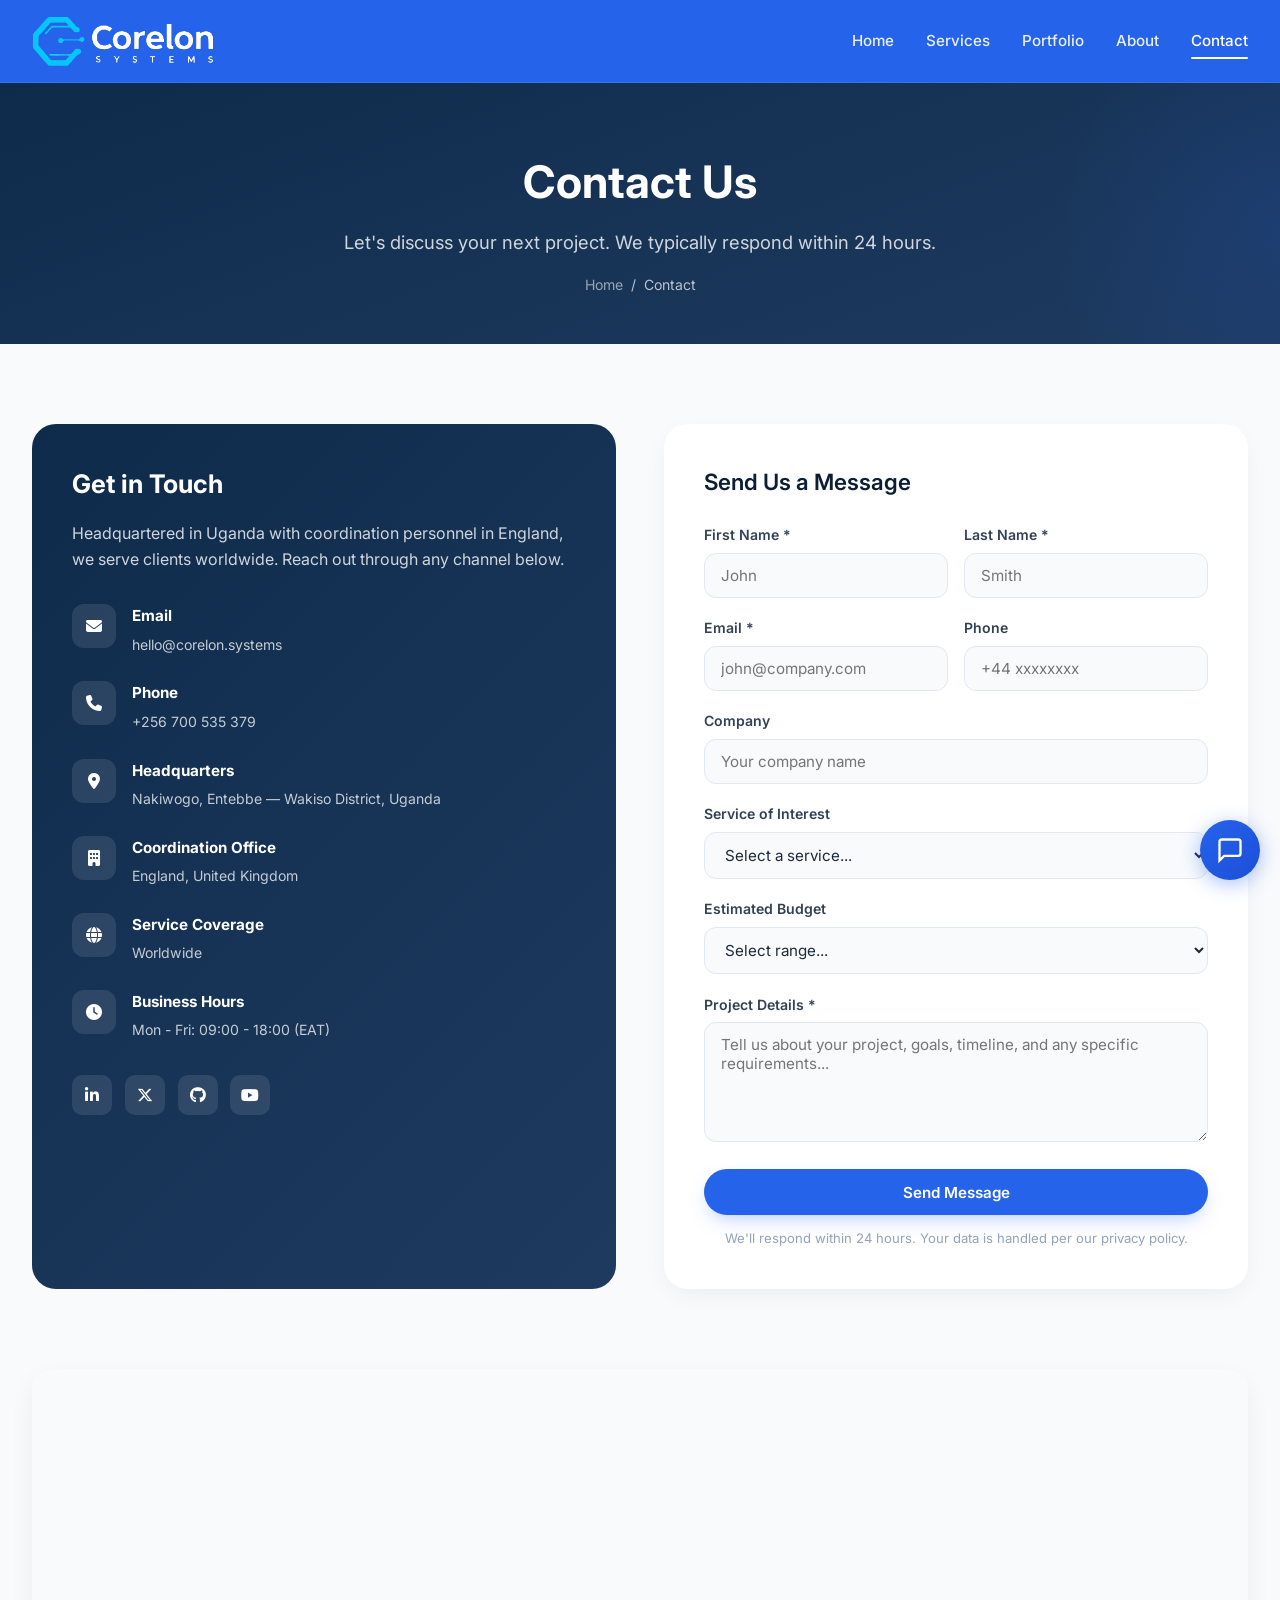
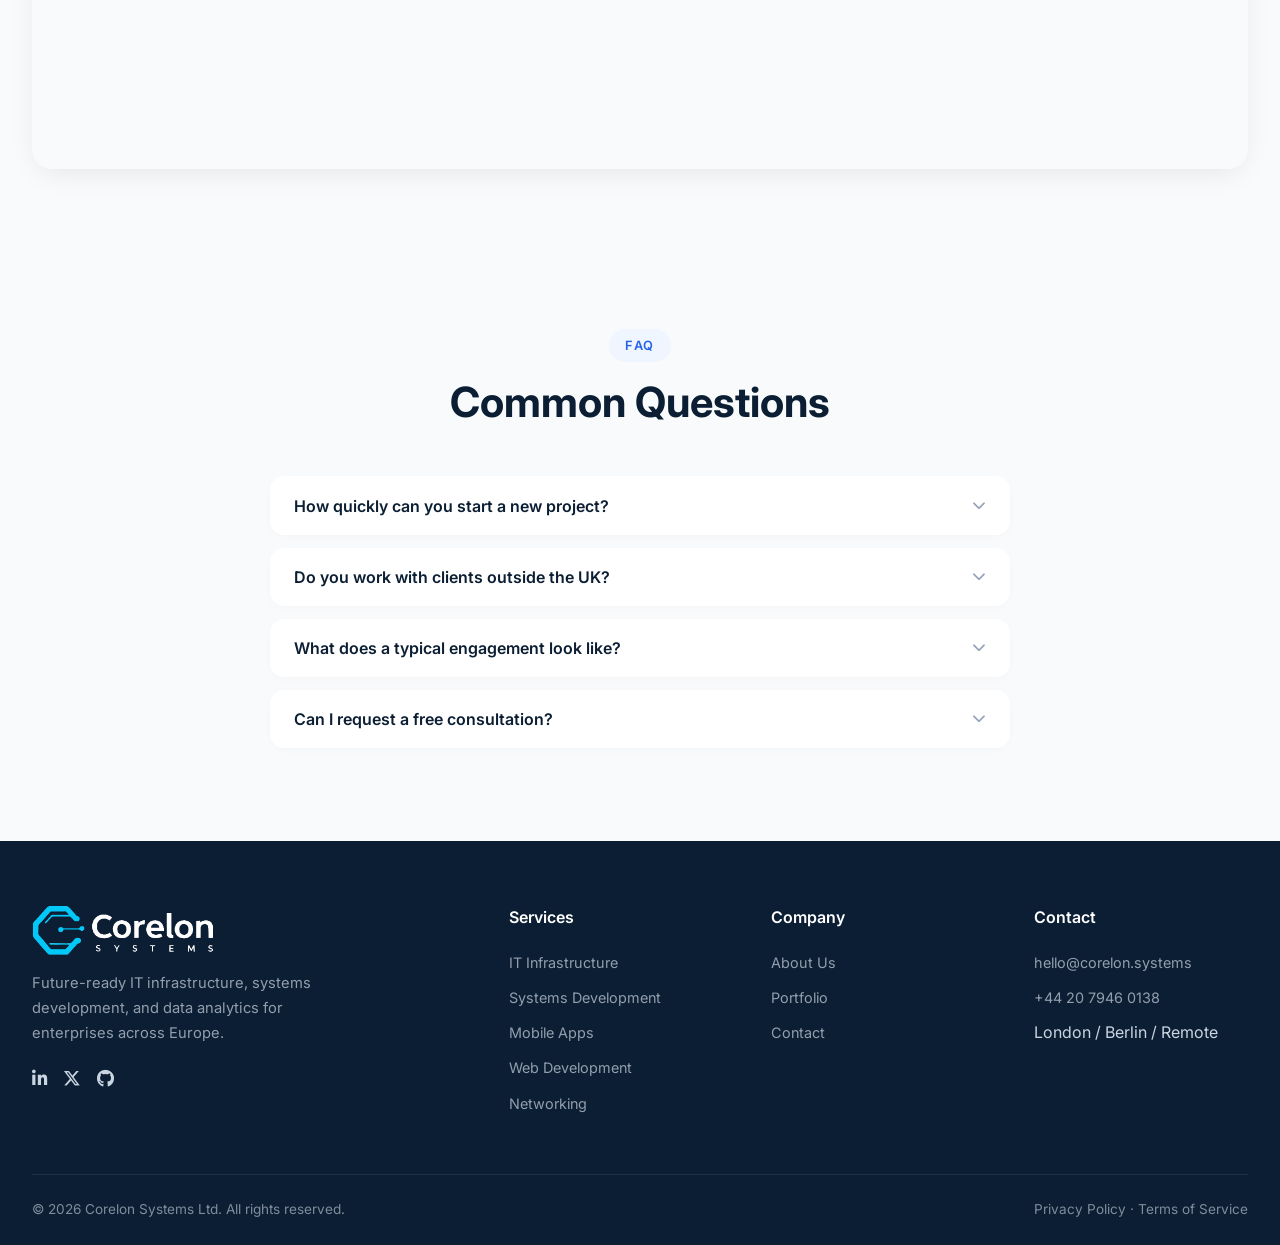
<file: contact.html>
<!DOCTYPE html>
<html lang="en">
<head>
    <meta charset="UTF-8">
    <meta name="viewport" content="width=device-width, initial-scale=1.0">
    <title>Contact - Corelon Systems</title>
    <meta name="description" content="Get in touch with Corelon Systems. Request a quote, discuss a project, or learn more about our IT infrastructure and development services.">
    <link rel="stylesheet" href="https://cdnjs.cloudflare.com/ajax/libs/font-awesome/6.5.1/css/all.min.css">
    <link rel="preconnect" href="https://fonts.googleapis.com">
    <link rel="preconnect" href="https://fonts.gstatic.com" crossorigin>
    <link href="https://fonts.googleapis.com/css2?family=Inter:opsz,wght@14..32,300..700&display=swap" rel="stylesheet">
    <link rel="stylesheet" href="css/styles.css">
    <link rel="stylesheet" href="css/chatbot.css">
</head>
<body>

    <!-- ====== NAVBAR ====== -->
    <header>
        <nav class="navbar">
            <a href="index.html" class="logo"><img src="logo-6aeb22da-6e65-487f-b1f1-78487e1424cc.png" alt="Corelon Systems"></a>
            <button class="menu-toggle" id="mobile-menu" aria-label="Toggle menu"><i class="fas fa-bars"></i></button>
            <div class="nav-links" id="navLinks">
                <a href="index.html">Home</a>
                <a href="services.html">Services</a>
                <a href="portfolio.html">Portfolio</a>
                <a href="about.html">About</a>
                <a href="contact.html" class="active">Contact</a>
            </div>
        </nav>
    </header>

    <main>

        <!-- ====== PAGE HEADER ====== -->
        <section class="page-header">
            <div class="container">
                <h1>Contact Us</h1>
                <p>Let's discuss your next project. We typically respond within 24 hours.</p>
                <div class="breadcrumb">
                    <a href="index.html">Home</a> <span>/</span> <span>Contact</span>
                </div>
            </div>
        </section>

        <!-- ====== CONTACT SECTION ====== -->
        <section class="contact-section">
            <div class="container">
                <div class="contact-row">

                    <!-- Info Card -->
                    <div class="contact-info-card reveal-left">
                        <h3>Get in Touch</h3>
                        <p>Headquartered in Uganda with coordination personnel in England, we serve clients worldwide. Reach out through any channel below.</p>

                        <div class="contact-info-list">
                            <div class="info-item">
                                <div class="icon-box"><i class="fas fa-envelope"></i></div>
                                <div class="info-text">
                                    <strong>Email</strong>
                                    <span>hello@corelon.systems</span>
                                </div>
                            </div>
                            <div class="info-item">
                                <div class="icon-box"><i class="fas fa-phone"></i></div>
                                <div class="info-text">
                                    <strong>Phone</strong>
                                    <span>+256 700 535 379</span>
                                </div>
                            </div>
                            <div class="info-item">
                                <div class="icon-box"><i class="fas fa-location-dot"></i></div>
                                <div class="info-text">
                                    <strong>Headquarters</strong>
                                    <span>Nakiwogo, Entebbe — Wakiso District, Uganda</span>
                                </div>
                            </div>
                            <div class="info-item">
                                <div class="icon-box"><i class="fas fa-building"></i></div>
                                <div class="info-text">
                                    <strong>Coordination Office</strong>
                                    <span>England, United Kingdom</span>
                                </div>
                            </div>
                            <div class="info-item">
                                <div class="icon-box"><i class="fas fa-globe"></i></div>
                                <div class="info-text">
                                    <strong>Service Coverage</strong>
                                    <span>Worldwide</span>
                                </div>
                            </div>
                            <div class="info-item">
                                <div class="icon-box"><i class="fas fa-clock"></i></div>
                                <div class="info-text">
                                    <strong>Business Hours</strong>
                                    <span>Mon - Fri: 09:00 - 18:00 (EAT)</span>
                                </div>
                            </div>
                        </div>

                        <div class="contact-socials">
                            <a href="#" aria-label="LinkedIn"><i class="fab fa-linkedin-in"></i></a>
                            <a href="#" aria-label="Twitter"><i class="fab fa-x-twitter"></i></a>
                            <a href="#" aria-label="GitHub"><i class="fab fa-github"></i></a>
                            <a href="#" aria-label="YouTube"><i class="fab fa-youtube"></i></a>
                        </div>
                    </div>

                    <!-- Contact Form -->
                    <div class="contact-form reveal-right">
                        <h3>Send Us a Message</h3>
                        <form id="contactForm">
                            <div class="form-row">
                                <div class="form-group">
                                    <label for="firstName">First Name *</label>
                                    <input type="text" id="firstName" name="firstName" placeholder="John" required>
                                </div>
                                <div class="form-group">
                                    <label for="lastName">Last Name *</label>
                                    <input type="text" id="lastName" name="lastName" placeholder="Smith" required>
                                </div>
                            </div>
                            <div class="form-row">
                                <div class="form-group">
                                    <label for="email">Email *</label>
                                    <input type="email" id="email" name="email" placeholder="john@company.com" required>
                                </div>
                                <div class="form-group">
                                    <label for="phone">Phone</label>
                                    <input type="tel" id="phone" name="phone" placeholder="+44 xxxxxxxx">
                                </div>
                            </div>
                            <div class="form-group">
                                <label for="company">Company</label>
                                <input type="text" id="company" name="company" placeholder="Your company name">
                            </div>
                            <div class="form-group">
                                <label for="service">Service of Interest</label>
                                <select id="service" name="service">
                                    <option value="">Select a service...</option>
                                    <option value="infrastructure">IT Infrastructure</option>
                                    <option value="systems-dev">Systems Development</option>
                                    <option value="mobile">Mobile App Development</option>
                                    <option value="web">Web Development</option>
                                    <option value="networking">Networking</option>
                                    <option value="research">Digital Research</option>
                                    <option value="data">Data Analysis & Statistics</option>
                                    <option value="other">Other / Multiple</option>
                                </select>
                            </div>
                            <div class="form-group">
                                <label for="budget">Estimated Budget</label>
                                <select id="budget" name="budget">
                                    <option value="">Select range...</option>
                                    <option value="<10k">Under &pound;10,000</option>
                                    <option value="10k-50k">&pound;10,000 - &pound;50,000</option>
                                    <option value="50k-150k">&pound;50,000 - &pound;150,000</option>
                                    <option value="150k+">Over &pound;150,000</option>
                                </select>
                            </div>
                            <div class="form-group">
                                <label for="message">Project Details *</label>
                                <textarea id="message" name="message" placeholder="Tell us about your project, goals, timeline, and any specific requirements..." required></textarea>
                            </div>
                            <button type="submit" class="btn btn-primary" style="width:100%;">Send Message</button>
                            <p style="font-size:0.82rem;color:#94a3b8;margin-top:0.8rem;text-align:center;">We'll respond within 24 hours. Your data is handled per our privacy policy.</p>
                        </form>
                    </div>

                </div>
            </div>
        </section>

        <!-- ====== MAP PLACEHOLDER ====== -->
        <section style="padding:0 0 5rem;">
            <div class="container">
                <div class="reveal" style="border-radius:20px;overflow:hidden;box-shadow:0 8px 30px -8px rgba(0,0,0,0.1);">
                    <iframe
                        src="https://www.google.com/maps/embed?pb=!1m18!1m12!1m3!1d3924.0485554858884!2d32.462629!3d0.061926999999999996!2m3!1f0!2f0!3f0!3m2!1i1024!2i768!4f13.1!3m3!1m2!1s0x177dbec2cd35a0ef%3A0x7ecf7c79042f2f37!2sNakiwogo%2C%20Entebbe!5e0!3m2!1sen!2sug!4v1700000000000"
                        width="100%"
                        height="400"
                        style="border:0;display:block;"
                        allowfullscreen=""
                        loading="lazy"
                        referrerpolicy="no-referrer-when-downgrade"
                        title="Corelon Systems Entebbe headquarters">
                    </iframe>
                </div>
            </div>
        </section>

        <!-- ====== FAQ ====== -->
        <section class="faq-section">
            <div class="container">
                <div class="section-heading reveal">
                    <span class="badge">FAQ</span>
                    <h2>Common Questions</h2>
                </div>
                <div class="faq-list">
                    <div class="faq-item reveal">
                        <button class="faq-question">How quickly can you start a new project? <i class="fas fa-chevron-down"></i></button>
                        <div class="faq-answer"><p>Depending on scope, we can typically begin within 1-2 weeks of signing. For urgent needs, we offer expedited onboarding.</p></div>
                    </div>
                    <div class="faq-item reveal">
                        <button class="faq-question">Do you work with clients outside the UK? <i class="fas fa-chevron-down"></i></button>
                        <div class="faq-answer"><p>Absolutely. We serve clients across Europe and beyond. Our Berlin office covers the DACH market, and our remote team collaborates across time zones.</p></div>
                    </div>
                    <div class="faq-item reveal">
                        <button class="faq-question">What does a typical engagement look like? <i class="fas fa-chevron-down"></i></button>
                        <div class="faq-answer"><p>We start with a discovery call, followed by a detailed proposal and scoping document. After sign-off, we work in agile sprints with regular demos and check-ins. Post-launch, we offer ongoing support packages.</p></div>
                    </div>
                    <div class="faq-item reveal">
                        <button class="faq-question">Can I request a free consultation? <i class="fas fa-chevron-down"></i></button>
                        <div class="faq-answer"><p>Yes. Your first 30-minute consultation is completely free. Fill out the form above and we'll schedule a call at your convenience.</p></div>
                    </div>
                </div>
            </div>
        </section>

    </main>

    <!-- ====== FOOTER ====== -->
    <footer class="site-footer">
        <div class="container">
            <div class="footer-grid">
                <div class="footer-brand">
                    <div class="logo"><img src="logo-6aeb22da-6e65-487f-b1f1-78487e1424cc.png" alt="Corelon Systems"></div>
                    <p>Future-ready IT infrastructure, systems development, and data analytics for enterprises across Europe.</p>
                    <div class="footer-social" style="margin-top:1.2rem;">
                        <a href="#" aria-label="LinkedIn"><i class="fab fa-linkedin-in"></i></a>
                        <a href="#" aria-label="Twitter"><i class="fab fa-x-twitter"></i></a>
                        <a href="#" aria-label="GitHub"><i class="fab fa-github"></i></a>
                    </div>
                </div>
                <div class="footer-col">
                    <h4>Services</h4>
                    <ul>
                        <li><a href="services.html">IT Infrastructure</a></li>
                        <li><a href="services.html">Systems Development</a></li>
                        <li><a href="services.html">Mobile Apps</a></li>
                        <li><a href="services.html">Web Development</a></li>
                        <li><a href="services.html">Networking</a></li>
                    </ul>
                </div>
                <div class="footer-col">
                    <h4>Company</h4>
                    <ul>
                        <li><a href="about.html">About Us</a></li>
                        <li><a href="portfolio.html">Portfolio</a></li>
                        <li><a href="contact.html">Contact</a></li>
                    </ul>
                </div>
                <div class="footer-col">
                    <h4>Contact</h4>
                    <ul>
                        <li><a href="mailto:hello@corelon.systems">hello@corelon.systems</a></li>
                        <li><a href="tel:+442079460138">+44 20 7946 0138</a></li>
                        <li>London / Berlin / Remote</li>
                    </ul>
                </div>
            </div>
            <div class="footer-bottom">
                <span>&copy; 2026 Corelon Systems Ltd. All rights reserved.</span>
                <span>Privacy Policy &middot; Terms of Service</span>
            </div>
        </div>
    </footer>

    <button id="backToTop" aria-label="Back to top" style="display:none;position:fixed;bottom:2rem;right:2rem;width:48px;height:48px;border-radius:50%;background:#2563eb;color:#fff;border:none;font-size:1.2rem;cursor:pointer;box-shadow:0 4px 16px rgba(37,99,235,0.4);z-index:999;align-items:center;justify-content:center;">
        <i class="fas fa-arrow-up"></i>
    </button>

    <script src="js/main.js"></script>
    <script src="js/chatbot.js"></script>
</body>
</html>
</file>
<file: css/styles.css>
/* ===========================
   Corelon Systems — Global CSS
   =========================== */

/* ---------- reset & base ---------- */
*, *::before, *::after {
    margin: 0;
    padding: 0;
    box-sizing: border-box;
}

html {
    scroll-behavior: smooth;
    scroll-padding-top: 80px;
}

body {
    font-family: "Inter", sans-serif;
    background-color: #f9fafc;
    color: #1e293b;
    line-height: 1.6;
    overflow-x: hidden;
}

a { text-decoration: none; color: inherit; }
img { max-width: 100%; display: block; }
ul { list-style: none; }

.container {
    max-width: 1280px;
    margin: 0 auto;
    padding: 0 2rem;
}

/* ---------- utility ---------- */
.text-center { text-align: center; }
.mt-1 { margin-top: 0.5rem; }
.mt-2 { margin-top: 1rem; }
.mt-3 { margin-top: 1.5rem; }
.mt-4 { margin-top: 2rem; }
.mb-4 { margin-bottom: 2rem; }

/* ---------- scroll reveal ---------- */
.reveal {
    opacity: 0;
    transform: translateY(40px);
    transition: opacity 0.7s ease, transform 0.7s ease;
}
.reveal.visible {
    opacity: 1;
    transform: translateY(0);
}
.reveal-left {
    opacity: 0;
    transform: translateX(-50px);
    transition: opacity 0.7s ease, transform 0.7s ease;
}
.reveal-left.visible {
    opacity: 1;
    transform: translateX(0);
}
.reveal-right {
    opacity: 0;
    transform: translateX(50px);
    transition: opacity 0.7s ease, transform 0.7s ease;
}
.reveal-right.visible {
    opacity: 1;
    transform: translateX(0);
}

/* ---------- navbar ---------- */
.navbar {
    display: flex;
    align-items: center;
    justify-content: space-between;
    padding: 1rem 2rem;
    background: #2563eb;
    backdrop-filter: blur(12px);
    -webkit-backdrop-filter: blur(12px);
    border-bottom: 1px solid rgba(255,255,255,0.1);
    position: sticky;
    top: 0;
    z-index: 1000;
    flex-wrap: wrap;
    transition: box-shadow 0.3s;
}
.navbar.scrolled {
    box-shadow: 0 4px 30px rgba(0,0,0,0.2);
}

.logo {
    font-weight: 700;
    font-size: 1.6rem;
    letter-spacing: -0.02em;
    color: #fff;
    display: flex;
    align-items: center;
}
.logo img {
    height: 50px;
}
.logo span {
    color: #fff;
    font-weight: 300;
}

.nav-links {
    display: flex;
    gap: 2rem;
    align-items: center;
    font-weight: 500;
}
.nav-links a {
    font-size: 0.95rem;
    color: rgba(255,255,255,0.9);
    position: relative;
    padding: 0.25rem 0;
    transition: color 0.2s;
}
.nav-links a::after {
    content: '';
    position: absolute;
    bottom: -2px;
    left: 0;
    width: 0;
    height: 2px;
    background: #fff;
    transition: width 0.3s;
    border-radius: 2px;
}
.nav-links a:hover,
.nav-links a.active {
    color: #fff;
}
.nav-links a:hover::after,
.nav-links a.active::after {
    width: 100%;
}

.menu-toggle {
    display: none;
    font-size: 1.6rem;
    cursor: pointer;
    color: #fff;
    background: none;
    border: none;
}

/* ---------- buttons ---------- */
.btn {
    display: inline-block;
    font-family: inherit;
    font-weight: 600;
    font-size: 0.95rem;
    padding: 0.85rem 2rem;
    border-radius: 40px;
    border: none;
    cursor: pointer;
    transition: all 0.25s ease;
    text-align: center;
}
.btn-primary {
    background: #2563eb;
    color: #fff;
    box-shadow: 0 8px 20px -6px rgba(37,99,235,0.35);
}
.btn-primary:hover {
    background: #1d4ed8;
    transform: translateY(-2px);
    box-shadow: 0 12px 28px -6px rgba(37,99,235,0.45);
}
.btn-outline {
    background: transparent;
    color: #2563eb;
    border: 2px solid #2563eb;
}
.btn-outline:hover {
    background: #2563eb;
    color: #fff;
}
.btn-white {
    background: #fff;
    color: #0f2b4b;
    box-shadow: 0 4px 14px rgba(0,0,0,0.1);
}
.btn-white:hover {
    transform: translateY(-2px);
    box-shadow: 0 8px 20px rgba(0,0,0,0.15);
}
.btn-outline-light {
    background: transparent;
    border: 2px solid #fff;
    color: #fff;
    box-shadow: none;
}
.btn-outline-light:hover {
    background: #fff;
    color: #0b1e33;
}
.btn-sm {
    padding: 0.6rem 1.4rem;
    font-size: 0.85rem;
}
.btn-group {
    display: flex;
    gap: 1rem;
    flex-wrap: wrap;
}

/* ---------- section headings ---------- */
.section-heading {
    text-align: center;
    margin-bottom: 3rem;
}
.section-heading .badge {
    display: inline-block;
    background: #eff6ff;
    color: #2563eb;
    font-weight: 600;
    font-size: 0.8rem;
    text-transform: uppercase;
    letter-spacing: 1.5px;
    padding: 0.4rem 1rem;
    border-radius: 20px;
    margin-bottom: 1rem;
}
.section-heading h2 {
    font-size: 2.6rem;
    font-weight: 700;
    color: #0b1e33;
    line-height: 1.2;
}
.section-heading p {
    color: #64748b;
    font-size: 1.15rem;
    margin-top: 0.75rem;
    max-width: 640px;
    margin-left: auto;
    margin-right: auto;
}

/* ---------- hero ---------- */
.hero {
    padding: 2rem 0;
    background: linear-gradient(160deg, #ffffff 0%, #f0f4ff 50%, #e8eeff 100%);
    position: relative;
    overflow: hidden;
}
.hero::before {
    content: '';
    position: absolute;
    top: -50%;
    right: -20%;
    width: 700px;
    height: 600px;
    background: radial-gradient(circle, rgba(37,99,235,0.08) 0%, transparent 70%);
    border-radius: 50%;
    pointer-events: none;
}
.hero .container {
    display: flex;
    align-items: center;
    gap: 4rem;
    flex-wrap: wrap;
}
.hero-content {
    flex: 1 1 420px;
}
.hero-content .badge {
    display: inline-block;
    background: #eff6ff;
    color: #2563eb;
    font-weight: 600;
    font-size: 0.8rem;
    text-transform: uppercase;
    letter-spacing: 1.5px;
    padding: 0.4rem 1rem;
    border-radius: 20px;
    margin-bottom: 1.25rem;
}
.hero-content h1 {
    font-size: 3.4rem;
    font-weight: 700;
    line-height: 1.15;
    margin-bottom: 1.5rem;
    color: #0b1e33;
}
.hero-content h1 .highlight {
    background: linear-gradient(135deg, #2563eb, #7c3aed);
    -webkit-background-clip: text;
    -webkit-text-fill-color: transparent;
    background-clip: text;
}
.hero-content p {
    font-size: 1.2rem;
    color: #475569;
    max-width: 520px;
    margin-bottom: 2rem;
    line-height: 1.7;
}
.hero-image {
    flex: 1 1 420px;
    border-radius: 24px;
    overflow: hidden;
    box-shadow: 0 30px 60px -15px rgba(0,0,0,0.2);
    position: relative;
}
.hero-image img {
    width: 100%;
    height: 400px;
    object-fit: cover;
    transition: transform 0.5s;
}
.hero-image:hover img {
    transform: scale(1.03);
}

/* ---------- services grid ---------- */
.services-grid {
    display: grid;
    grid-template-columns: repeat(auto-fit, minmax(300px, 1fr));
    gap: 2rem;
}

.service-card {
    background: #fff;
    border-radius: 20px;
    padding: 2rem 1.8rem;
    box-shadow: 0 8px 30px -8px rgba(0,20,50,0.08);
    transition: all 0.3s ease;
    border: 1px solid rgba(0,0,0,0.04);
    display: flex;
    flex-direction: column;
    position: relative;
    overflow: hidden;
}
.service-card::before {
    content: '';
    position: absolute;
    top: 0;
    left: 0;
    width: 100%;
    height: 4px;
    background: linear-gradient(90deg, #2563eb, #7c3aed);
    transform: scaleX(0);
    transform-origin: left;
    transition: transform 0.3s;
}
.service-card:hover::before {
    transform: scaleX(1);
}
.service-card:hover {
    transform: translateY(-6px);
    box-shadow: 0 20px 40px -10px rgba(37,99,235,0.2);
}
.service-card .icon-box {
    width: 56px;
    height: 56px;
    border-radius: 14px;
    background: #eff6ff;
    display: flex;
    align-items: center;
    justify-content: center;
    font-size: 1.4rem;
    color: #2563eb;
    margin-bottom: 1.2rem;
    transition: background 0.3s, color 0.3s;
}
.service-card:hover .icon-box {
    background: #2563eb;
    color: #fff;
}
.service-card .card-img {
    height: 180px;
    border-radius: 14px;
    overflow: hidden;
    margin-bottom: 1.4rem;
    background: #e2e8f0;
}
.service-card .card-img img {
    width: 100%;
    height: 100%;
    object-fit: cover;
    transition: transform 0.4s;
}
.service-card:hover .card-img img {
    transform: scale(1.05);
}
.service-card h3 {
    font-size: 1.3rem;
    font-weight: 600;
    margin-bottom: 0.6rem;
    color: #0b1e33;
}
.service-card p {
    color: #64748b;
    font-size: 0.95rem;
    flex: 1;
    margin-bottom: 1.2rem;
}
.service-tag {
    display: inline-block;
    background: #eff6ff;
    color: #2563eb;
    font-weight: 600;
    font-size: 0.78rem;
    text-transform: uppercase;
    letter-spacing: 0.5px;
    padding: 0.3rem 0.8rem;
    border-radius: 8px;
    margin-top: auto;
}
.card-link {
    color: #2563eb;
    font-weight: 600;
    font-size: 0.9rem;
    display: inline-flex;
    align-items: center;
    gap: 0.4rem;
    margin-top: auto;
    transition: gap 0.2s;
}
.card-link:hover {
    gap: 0.7rem;
}

/* ---------- stats bar ---------- */
.stats-bar {
    display: grid;
    grid-template-columns: repeat(auto-fit, minmax(180px, 1fr));
    gap: 2rem;
    padding: 3rem 0;
}
.stat-item {
    text-align: center;
}
.stat-number {
    font-size: 2.8rem;
    font-weight: 700;
    color: #2563eb;
    line-height: 1.1;
}
.stat-label {
    color: #64748b;
    font-weight: 500;
    font-size: 0.95rem;
    margin-top: 0.3rem;
}

/* ---------- about row ---------- */
.about-section {
    padding: 5rem 0;
}
.about-row {
    display: flex;
    gap: 4rem;
    align-items: center;
    flex-wrap: wrap;
}
.about-image {
    flex: 1 1 400px;
    border-radius: 24px;
    overflow: hidden;
    box-shadow: 0 20px 50px -15px rgba(0,0,0,0.15);
}
.about-image img {
    width: 100%;
    height: 400px;
    object-fit: cover;
}
.about-text {
    flex: 1 1 400px;
}
.about-text h2 {
    font-size: 2.2rem;
    font-weight: 700;
    color: #0b1e33;
    margin-bottom: 1rem;
}
.about-text p {
    color: #475569;
    font-size: 1.05rem;
    margin-bottom: 1rem;
    line-height: 1.7;
}
.check-list {
    margin: 1.5rem 0;
}
.check-list li {
    display: flex;
    align-items: center;
    gap: 0.6rem;
    padding: 0.4rem 0;
    color: #334155;
    font-size: 1rem;
}
.check-list li i {
    color: #2563eb;
    font-size: 1rem;
}

/* ---------- testimonials ---------- */
.testimonials-section {
    padding: 5rem 0;
    background: #f1f5f9;
}
.testimonials-grid {
    display: grid;
    grid-template-columns: repeat(auto-fit, minmax(320px, 1fr));
    gap: 2rem;
}
.testimonial-card {
    background: #fff;
    border-radius: 20px;
    padding: 2rem;
    box-shadow: 0 4px 20px -4px rgba(0,0,0,0.06);
    position: relative;
}
.testimonial-card .stars {
    color: #f59e0b;
    font-size: 0.9rem;
    margin-bottom: 1rem;
}
.testimonial-card blockquote {
    font-size: 1rem;
    color: #475569;
    line-height: 1.7;
    margin-bottom: 1.5rem;
    font-style: italic;
}
.testimonial-author {
    display: flex;
    align-items: center;
    gap: 0.8rem;
}
.testimonial-author img {
    width: 44px;
    height: 44px;
    border-radius: 50%;
    object-fit: cover;
}
.testimonial-author .author-info strong {
    display: block;
    font-size: 0.95rem;
    color: #0b1e33;
}
.testimonial-author .author-info span {
    font-size: 0.82rem;
    color: #94a3b8;
}

/* ---------- clients / logos ---------- */
.clients-section {
    padding: 4rem 0;
    background: #fff;
}
.clients-strip {
    display: flex;
    align-items: center;
    justify-content: center;
    gap: 3rem;
    flex-wrap: wrap;
    opacity: 0.5;
    filter: grayscale(1);
    transition: filter 0.5s, opacity 0.5s;
}
.clients-strip:hover {
    opacity: 0.8;
    filter: grayscale(0.3);
}
.clients-strip .client-logo {
    font-size: 1.4rem;
    font-weight: 700;
    color: #334155;
    letter-spacing: 1px;
}

/* ---------- CTA banner ---------- */
.cta-banner {
    background: linear-gradient(135deg, #0f2b4b, #1e3a5f);
    color: #fff;
    padding: 5rem 2rem;
    text-align: center;
    position: relative;
    overflow: hidden;
}
.cta-banner::before {
    content: '';
    position: absolute;
    top: -50%;
    right: -30%;
    width: 600px;
    height: 600px;
    background: radial-gradient(circle, rgba(37,99,235,0.2) 0%, transparent 70%);
    border-radius: 50%;
}
.cta-banner h2 {
    font-size: 2.6rem;
    font-weight: 700;
    margin-bottom: 1rem;
    position: relative;
}
.cta-banner p {
    font-size: 1.2rem;
    opacity: 0.85;
    margin-bottom: 2rem;
    max-width: 550px;
    margin-left: auto;
    margin-right: auto;
    position: relative;
}
.cta-banner .btn-group {
    justify-content: center;
    position: relative;
}

/* ---------- portfolio ---------- */
.portfolio-section {
    padding: 5rem 0;
}
.filter-bar {
    display: flex;
    justify-content: center;
    gap: 0.6rem;
    flex-wrap: wrap;
    margin-bottom: 2.5rem;
}
.filter-btn {
    background: #e2e8f0;
    color: #475569;
    border: none;
    padding: 0.5rem 1.2rem;
    border-radius: 20px;
    font-family: inherit;
    font-weight: 600;
    font-size: 0.85rem;
    cursor: pointer;
    transition: all 0.2s;
}
.filter-btn:hover,
.filter-btn.active {
    background: #2563eb;
    color: #fff;
}
.portfolio-grid {
    display: grid;
    grid-template-columns: repeat(auto-fit, minmax(320px, 1fr));
    gap: 2rem;
}
.portfolio-card {
    border-radius: 20px;
    overflow: hidden;
    background: #fff;
    box-shadow: 0 8px 30px -8px rgba(0,0,0,0.08);
    transition: all 0.3s;
}
.portfolio-card:hover {
    transform: translateY(-6px);
    box-shadow: 0 20px 40px -10px rgba(0,0,0,0.15);
}
.portfolio-card .card-thumb {
    height: 220px;
    overflow: hidden;
    position: relative;
}
.portfolio-card .card-thumb img {
    width: 100%;
    height: 100%;
    object-fit: cover;
    transition: transform 0.4s;
}
.portfolio-card:hover .card-thumb img {
    transform: scale(1.06);
}
.portfolio-card .overlay {
    position: absolute;
    inset: 0;
    background: rgba(15,43,75,0.6);
    display: flex;
    align-items: center;
    justify-content: center;
    opacity: 0;
    transition: opacity 0.3s;
}
.portfolio-card:hover .overlay {
    opacity: 1;
}
.overlay .btn {
    transform: translateY(10px);
    transition: transform 0.3s;
}
.portfolio-card:hover .overlay .btn {
    transform: translateY(0);
}
.portfolio-card .card-body {
    padding: 1.5rem;
}
.portfolio-card .card-body h3 {
    font-size: 1.15rem;
    font-weight: 600;
    color: #0b1e33;
    margin-bottom: 0.4rem;
}
.portfolio-card .card-body p {
    font-size: 0.9rem;
    color: #64748b;
}
.portfolio-card .card-body .tags {
    display: flex;
    gap: 0.4rem;
    flex-wrap: wrap;
    margin-top: 0.8rem;
}
.portfolio-card .card-body .tags span {
    background: #eff6ff;
    color: #2563eb;
    font-size: 0.72rem;
    font-weight: 600;
    padding: 0.2rem 0.6rem;
    border-radius: 6px;
    text-transform: uppercase;
}

/* ---------- team ---------- */
.team-grid {
    display: grid;
    grid-template-columns: repeat(auto-fit, minmax(240px, 1fr));
    gap: 2rem;
}
.team-card {
    background: #fff;
    border-radius: 20px;
    overflow: hidden;
    box-shadow: 0 6px 24px -6px rgba(0,0,0,0.08);
    text-align: center;
    transition: all 0.3s;
}
.team-card:hover {
    transform: translateY(-4px);
    box-shadow: 0 16px 36px -8px rgba(0,0,0,0.12);
}
.team-card .team-photo {
    height: 260px;
    overflow: hidden;
}
.team-card .team-photo img {
    width: 100%;
    height: 100%;
    object-fit: cover;
    transition: transform 0.4s;
}
.team-card:hover .team-photo img {
    transform: scale(1.05);
}
.team-card .team-info {
    padding: 1.4rem;
}
.team-card .team-info h4 {
    font-size: 1.1rem;
    font-weight: 600;
    color: #0b1e33;
}
.team-card .team-info span {
    font-size: 0.85rem;
    color: #64748b;
}
.team-card .socials {
    display: flex;
    justify-content: center;
    gap: 0.8rem;
    margin-top: 0.8rem;
}
.team-card .socials a {
    color: #94a3b8;
    font-size: 1rem;
    transition: color 0.2s;
}
.team-card .socials a:hover {
    color: #2563eb;
}

/* ---------- timeline ---------- */
.timeline {
    position: relative;
    padding: 2rem 0;
    max-width: 700px;
    margin: 0 auto;
}
.timeline::before {
    content: '';
    position: absolute;
    left: 20px;
    top: 0;
    bottom: 0;
    width: 3px;
    background: #e2e8f0;
    border-radius: 3px;
}
.timeline-item {
    position: relative;
    padding-left: 56px;
    margin-bottom: 2.5rem;
}
.timeline-item::before {
    content: '';
    position: absolute;
    left: 12px;
    top: 6px;
    width: 18px;
    height: 18px;
    border-radius: 50%;
    background: #2563eb;
    border: 3px solid #dbeafe;
}
.timeline-item h4 {
    font-size: 1.05rem;
    font-weight: 600;
    color: #0b1e33;
}
.timeline-item .year {
    font-size: 0.82rem;
    color: #2563eb;
    font-weight: 600;
    margin-bottom: 0.3rem;
}
.timeline-item p {
    color: #64748b;
    font-size: 0.95rem;
}

/* ---------- values ---------- */
.values-grid {
    display: grid;
    grid-template-columns: repeat(auto-fit, minmax(250px, 1fr));
    gap: 2rem;
}
.value-card {
    text-align: center;
    padding: 2rem 1.5rem;
    background: #fff;
    border-radius: 20px;
    box-shadow: 0 6px 20px -4px rgba(0,0,0,0.06);
    transition: transform 0.3s;
}
.value-card:hover {
    transform: translateY(-4px);
}
.value-card .icon-circle {
    width: 64px;
    height: 64px;
    border-radius: 50%;
    background: #eff6ff;
    display: flex;
    align-items: center;
    justify-content: center;
    margin: 0 auto 1rem;
    font-size: 1.5rem;
    color: #2563eb;
}
.value-card h4 {
    font-size: 1.1rem;
    font-weight: 600;
    color: #0b1e33;
    margin-bottom: 0.5rem;
}
.value-card p {
    font-size: 0.92rem;
    color: #64748b;
}

/* ---------- contact form ---------- */
.contact-section {
    padding: 5rem 0;
}
.contact-row {
    display: grid;
    grid-template-columns: 1fr 1fr;
    gap: 3rem;
    align-items: start;
}
.contact-info-card {
    background: linear-gradient(135deg, #0f2b4b, #1e3a5f);
    color: #fff;
    border-radius: 24px;
    padding: 2.5rem;
    height: 100%;
}
.contact-info-card h3 {
    font-size: 1.6rem;
    font-weight: 700;
    margin-bottom: 1rem;
}
.contact-info-card p {
    opacity: 0.8;
    margin-bottom: 2rem;
    line-height: 1.6;
}
.contact-info-list {
    display: flex;
    flex-direction: column;
    gap: 1.5rem;
}
.contact-info-list .info-item {
    display: flex;
    gap: 1rem;
    align-items: flex-start;
}
.contact-info-list .info-item .icon-box {
    width: 44px;
    height: 44px;
    min-width: 44px;
    border-radius: 12px;
    background: rgba(255,255,255,0.1);
    display: flex;
    align-items: center;
    justify-content: center;
    font-size: 1rem;
}
.contact-info-list .info-item .info-text strong {
    display: block;
    font-size: 0.95rem;
    margin-bottom: 0.2rem;
}
.contact-info-list .info-item .info-text span {
    font-size: 0.88rem;
    opacity: 0.75;
}
.contact-socials {
    display: flex;
    gap: 0.8rem;
    margin-top: 2rem;
}
.contact-socials a {
    width: 40px;
    height: 40px;
    border-radius: 10px;
    background: rgba(255,255,255,0.1);
    display: flex;
    align-items: center;
    justify-content: center;
    color: #fff;
    transition: background 0.2s;
}
.contact-socials a:hover {
    background: #2563eb;
}

.contact-form {
    background: #fff;
    border-radius: 24px;
    padding: 2.5rem;
    box-shadow: 0 8px 30px -8px rgba(0,0,0,0.08);
}
.contact-form h3 {
    font-size: 1.4rem;
    font-weight: 600;
    color: #0b1e33;
    margin-bottom: 1.5rem;
}
.form-group {
    margin-bottom: 1.2rem;
}
.form-group label {
    display: block;
    font-size: 0.88rem;
    font-weight: 600;
    color: #334155;
    margin-bottom: 0.4rem;
}
.form-group input,
.form-group select,
.form-group textarea {
    width: 100%;
    font-family: inherit;
    font-size: 0.95rem;
    padding: 0.75rem 1rem;
    border: 1.5px solid #e2e8f0;
    border-radius: 12px;
    background: #f8fafc;
    color: #1e293b;
    transition: border-color 0.2s, box-shadow 0.2s;
    outline: none;
}
.form-group input:focus,
.form-group select:focus,
.form-group textarea:focus {
    border-color: #2563eb;
    box-shadow: 0 0 0 3px rgba(37,99,235,0.1);
}
.form-group textarea {
    resize: vertical;
    min-height: 120px;
}
.form-row {
    display: grid;
    grid-template-columns: 1fr 1fr;
    gap: 1rem;
}

/* ---------- FAQ accordion ---------- */
.faq-section {
    padding: 5rem 0;
    background: #f8fafc;
}
.faq-list {
    max-width: 740px;
    margin: 0 auto;
}
.faq-item {
    background: #fff;
    border-radius: 14px;
    margin-bottom: 0.8rem;
    box-shadow: 0 2px 12px -4px rgba(0,0,0,0.05);
    overflow: hidden;
}
.faq-question {
    display: flex;
    justify-content: space-between;
    align-items: center;
    padding: 1.2rem 1.5rem;
    cursor: pointer;
    font-weight: 600;
    color: #0b1e33;
    font-size: 1rem;
    border: none;
    background: none;
    width: 100%;
    text-align: left;
    font-family: inherit;
    transition: color 0.2s;
}
.faq-question:hover {
    color: #2563eb;
}
.faq-question i {
    transition: transform 0.3s;
    font-size: 0.85rem;
    color: #94a3b8;
}
.faq-item.open .faq-question i {
    transform: rotate(180deg);
    color: #2563eb;
}
.faq-answer {
    max-height: 0;
    overflow: hidden;
    transition: max-height 0.35s ease, padding 0.35s ease;
    padding: 0 1.5rem;
}
.faq-item.open .faq-answer {
    max-height: 300px;
    padding: 0 1.5rem 1.2rem;
}
.faq-answer p {
    color: #64748b;
    font-size: 0.95rem;
    line-height: 1.7;
}

/* ---------- page header (inner pages) ---------- */
.page-header {
    padding: 4rem 0 3rem;
    background: linear-gradient(160deg, #0f2b4b, #1e3a5f);
    color: #fff;
    text-align: center;
    position: relative;
    overflow: hidden;
}
.page-header::before {
    content: '';
    position: absolute;
    top: -40%;
    right: -20%;
    width: 500px;
    height: 500px;
    background: radial-gradient(circle, rgba(37,99,235,0.15) 0%, transparent 70%);
    border-radius: 50%;
}
.page-header h1 {
    font-size: 2.8rem;
    font-weight: 700;
    position: relative;
}
.page-header p {
    font-size: 1.15rem;
    opacity: 0.8;
    margin-top: 0.6rem;
    position: relative;
}
.breadcrumb {
    display: flex;
    justify-content: center;
    gap: 0.5rem;
    font-size: 0.88rem;
    margin-top: 1rem;
    opacity: 0.7;
    position: relative;
}
.breadcrumb a {
    color: #fff;
    opacity: 0.8;
    transition: opacity 0.2s;
}
.breadcrumb a:hover {
    opacity: 1;
}

/* ---------- footer ---------- */
.site-footer {
    background: #0b1e33;
    color: #cbd5e1;
    padding: 4rem 0 0;
}
.footer-grid {
    display: grid;
    grid-template-columns: 2fr 1fr 1fr 1fr;
    gap: 3rem;
    padding-bottom: 3rem;
    border-bottom: 1px solid rgba(255,255,255,0.08);
}
.footer-brand .logo {
    color: #fff;
    margin-bottom: 1rem;
}
.footer-brand .logo span {
    color: #60a5fa;
}
.footer-brand p {
    font-size: 0.92rem;
    line-height: 1.7;
    opacity: 0.7;
    max-width: 300px;
}
.footer-col h4 {
    color: #fff;
    font-size: 1rem;
    font-weight: 600;
    margin-bottom: 1.2rem;
}
.footer-col ul li {
    margin-bottom: 0.6rem;
}
.footer-col ul li a {
    font-size: 0.9rem;
    opacity: 0.7;
    transition: opacity 0.2s, color 0.2s;
}
.footer-col ul li a:hover {
    opacity: 1;
    color: #60a5fa;
}
.footer-bottom {
    display: flex;
    justify-content: space-between;
    align-items: center;
    padding: 1.5rem 0;
    font-size: 0.85rem;
    opacity: 0.6;
    flex-wrap: wrap;
    gap: 0.5rem;
}
.footer-social {
    display: flex;
    gap: 1rem;
}
.footer-social a {
    color: #cbd5e1;
    font-size: 1.1rem;
    transition: color 0.2s;
}
.footer-social a:hover {
    color: #60a5fa;
}

/* ---------- process / how-we-work ---------- */
.process-section {
    padding: 5rem 0;
    background: #fff;
}
.process-grid {
    display: grid;
    grid-template-columns: repeat(auto-fit, minmax(220px, 1fr));
    gap: 2rem;
    counter-reset: process;
}
.process-step {
    text-align: center;
    padding: 2rem 1.2rem;
    position: relative;
}
.process-step::before {
    counter-increment: process;
    content: counter(process, decimal-leading-zero);
    display: block;
    font-size: 2.5rem;
    font-weight: 700;
    color: #dbeafe;
    margin-bottom: 0.8rem;
}
.process-step h4 {
    font-size: 1.05rem;
    font-weight: 600;
    color: #0b1e33;
    margin-bottom: 0.5rem;
}
.process-step p {
    font-size: 0.9rem;
    color: #64748b;
}

/* ---------- LANDING PAGE: AI Platform section ---------- */
.ai-platform-section {
    background: #060d1b;
    padding: 5rem 0;
    position: relative;
    overflow: hidden;
}
.ai-platform-section .container {
    display: grid;
    grid-template-columns: 1fr 1fr;
    gap: 4rem;
    align-items: center;
}
.ai-platform-content h2 {
    font-size: 3.2rem;
    font-weight: 700;
    line-height: 1.1;
    color: #fff;
    margin-bottom: 1.5rem;
    letter-spacing: -0.02em;
}
.ai-platform-content h2 .ai-gradient {
    background: linear-gradient(135deg, #60a5fa 0%, #a78bfa 50%, #f472b6 100%);
    -webkit-background-clip: text;
    -webkit-text-fill-color: transparent;
    background-clip: text;
}
.ai-platform-content p {
    font-size: 1.05rem;
    color: #cbd5e1;
    line-height: 1.7;
    margin-bottom: 2rem;
}
.ai-features-list {
    list-style: none;
    padding: 0;
    margin: 0;
}
.ai-features-list li {
    display: flex;
    align-items: flex-start;
    gap: 1rem;
    padding: 0.75rem 0;
    color: #e2e8f0;
    font-size: 0.98rem;
    line-height: 1.5;
}
.ai-features-list .feature-icon {
    width: 24px;
    height: 24px;
    background: rgba(37,99,235,0.15);
    border: 1px solid rgba(37,99,235,0.3);
    border-radius: 50%;
    display: flex;
    align-items: center;
    justify-content: center;
    flex-shrink: 0;
    margin-top: 2px;
    color: #60a5fa;
    font-size: 0.75rem;
}
.ai-features-list .feature-icon i {
    font-size: 0.75rem;
}
.ai-features-list strong {
    color: #fff;
    font-weight: 600;
    display: block;
    margin-bottom: 0.15rem;
}

/* AI Card */
.ai-card {
    background: #0f172a;
    border: 1px solid rgba(148,163,184,0.1);
    border-radius: 16px;
    overflow: hidden;
    box-shadow: 0 20px 40px rgba(0,0,0,0.3);
}
.ai-card-image {
    width: 100%;
    height: 220px;
    background: linear-gradient(135deg, #1e293b 0%, #0f172a 100%);
    position: relative;
    overflow: hidden;
}
.ai-card-image img {
    width: 100%;
    height: 100%;
    object-fit: cover;
}
.ai-card-body {
    padding: 2rem;
}
.ai-card-title {
    font-size: 1.1rem;
    font-weight: 600;
    color: #fff;
    margin-bottom: 1.5rem;
}
.ai-metrics-row {
    display: flex;
    gap: 2rem;
}
.ai-metric {
    flex: 1;
}
.ai-metric .num {
    font-size: 1.8rem;
    font-weight: 700;
    color: #60a5fa;
    margin-bottom: 0.25rem;
}
.ai-metric .lbl {
    font-size: 0.85rem;
    color: #94a3b8;
    text-transform: uppercase;
    letter-spacing: 0.5px;
}

/* Responsive */
@media (max-width: 960px) {
    .ai-platform-section .container { grid-template-columns: 1fr; text-align: center; }
    .ai-platform-content h2 { font-size: 2.4rem; text-align: center; }
    .ai-features-list li { justify-content: center; }
    .ai-metrics-row { justify-content: center; }
}
@media (max-width: 600px) {
    .ai-platform-section { padding: 3rem 0; }
    .ai-platform-content h2 { font-size: 2rem; }
    .ai-card-body { padding: 1.5rem; }
    .ai-metrics-row { gap: 1rem; }
    .ai-metric .num { font-size: 1.5rem; }
}

/* ---------- LANDING PAGE: Workers section ---------- */
.workers-section {
    background: #060d1b;
    padding: 5rem 0;
    position: relative;
    overflow: hidden;
}
.workers-section .container {
    max-width: 1280px;
}
.workers-content {
    text-align: center;
    margin-bottom: 3rem;
}
.workers-content h2 {
    font-size: 3.2rem;
    font-weight: 700;
    line-height: 1.1;
    color: #fff;
    margin-bottom: 1.5rem;
    letter-spacing: -0.02em;
}
.workers-content h2 .workers-gradient {
    background: linear-gradient(135deg, #60a5fa 0%, #a78bfa 50%, #f472b6 100%);
    -webkit-background-clip: text;
    -webkit-text-fill-color: transparent;
    background-clip: text;
}
.workers-content p {
    font-size: 1.05rem;
    color: #cbd5e1;
    line-height: 1.7;
    max-width: 580px;
    margin: 0 auto;
}

/* Workers Grid */
.workers-grid {
    display: grid;
    grid-template-columns: repeat(3, 1fr);
    gap: 1.5rem;
}
.worker-card {
    background: #0f172a;
    border: 1px solid rgba(148,163,184,0.1);
    border-radius: 16px;
    padding: 2rem;
    text-align: center;
    transition: transform 0.2s, box-shadow 0.2s;
}
.worker-card:hover {
    transform: translateY(-4px);
    box-shadow: 0 12px 24px rgba(0,0,0,0.3);
}
.worker-icon {
    width: 64px;
    height: 64px;
    background: linear-gradient(135deg, rgba(37,99,235,0.15) 0%, rgba(168,85,247,0.15) 100%);
    border: 1px solid rgba(37,99,235,0.2);
    border-radius: 16px;
    display: flex;
    align-items: center;
    justify-content: center;
    margin: 0 auto 1.5rem;
    font-size: 1.8rem;
    color: #60a5fa;
}
.worker-card h3 {
    font-size: 1.25rem;
    font-weight: 600;
    color: #fff;
    margin-bottom: 0.75rem;
}
.worker-card p {
    font-size: 0.95rem;
    color: #94a3b8;
    line-height: 1.5;
    margin: 0;
}

/* Responsive */
@media (max-width: 960px) {
    .workers-grid { grid-template-columns: repeat(2, 1fr); }
    .workers-content h2 { font-size: 2.4rem; }
}
@media (max-width: 600px) {
    .workers-section { padding: 3rem 0; }
    .workers-grid { grid-template-columns: 1fr; }
    .workers-content h2 { font-size: 2rem; }
    .worker-card { padding: 1.5rem; }
}

/* ---------- LANDING PAGE: Network section ---------- */
.network-section {
    background: #060d1b;
    padding: 5rem 0;
    position: relative;
    overflow: hidden;
}
.network-section .container {
    max-width: 1280px;
}
.network-content {
    text-align: center;
    margin-bottom: 4rem;
}
.network-content h2 {
    font-size: 3.2rem;
    font-weight: 700;
    line-height: 1.1;
    color: #fff;
    margin-bottom: 1.5rem;
    letter-spacing: -0.02em;
}
.network-content h2 .network-gradient {
    background: linear-gradient(135deg, #60a5fa 0%, #a78bfa 50%, #f472b6 100%);
    -webkit-background-clip: text;
    -webkit-text-fill-color: transparent;
    background-clip: text;
}
.network-content p {
    font-size: 1.05rem;
    color: #cbd5e1;
    line-height: 1.7;
    max-width: 580px;
    margin: 0 auto;
}

/* Globe Container */
/* Globe Container */
.network-grid {
    display: grid;
    grid-template-columns: repeat(auto-fit, minmax(300px, 1fr));
    gap: 2.5rem;
    align-items: center;
}
.network-globe {
    position: relative;
    width: 100%;
    max-width: 550px;
    height: 500px;
    margin: 0 auto;
    perspective: 1000px;
}

/* Rotating Globe */
.globe {
    width: 100%;
    height: 100%;
    position: relative;
    transform-style: preserve-3d;
    animation: rotateGlobe 30s linear infinite;
}

@keyframes rotateGlobe {
    0% { transform: rotateY(0deg) rotateX(10deg); }
    100% { transform: rotateY(360deg) rotateX(10deg); }
}

/* Globe circles (latitude lines) */
.globe-circle {
    position: absolute;
    width: 100%;
    height: 100%;
    border: 1px dotted rgba(243, 245, 248, 0.4);
    border-radius: 50%;
    top: 0;
    left: 0;
}

/* Different sizes for latitude lines */
.globe-circle:nth-child(1) {
    transform: rotateY(0deg);
}
.globe-circle:nth-child(2) {
    transform: rotateY(30deg);
}
.globe-circle:nth-child(3) {
    transform: rotateY(60deg);
}
.globe-circle:nth-child(4) {
    transform: rotateY(90deg);
}
.globe-circle:nth-child(5) {
    transform: rotateX(90deg);
}
.globe-circle:nth-child(6) {
    transform: rotateX(60deg);
}
.globe-circle:nth-child(7) {
    transform: rotateX(30deg);
}

/* Longitude lines */
.globe-meridian {
    position: absolute;
    width: 100%;
    height: 100%;
    top: 0;
    left: 0;
}
.globe-meridian::before,
.globe-meridian::after {
    content: '';
    position: absolute;
    width: 1px;
    height: 100%;
    background: linear-gradient(to bottom, 
        transparent 0%, 
        rgba(96, 165, 250, 0.3) 20%, 
        rgba(96, 165, 250, 0.3) 80%, 
        transparent 100%);
    left: 50%;
    transform: translateX(-50%);
}
.globe-meridian:nth-child(8) { transform: rotateY(0deg); }
.globe-meridian:nth-child(9) { transform: rotateY(45deg); }
.globe-meridian:nth-child(10) { transform: rotateY(90deg); }
.globe-meridian:nth-child(11) { transform: rotateY(135deg); }

/* Glowing dots on globe surface */
.globe-dot {
    position: absolute;
    width: 4px;
    height: 4px;
    background: #60a5fa;
    border-radius: 50%;
    box-shadow: 0 0 10px rgba(96, 165, 250, 0.8);
    animation: twinkle 3s ease-in-out infinite;
}

@keyframes twinkle {
    0%, 100% { opacity: 0.3; transform: scale(1); }
    50% { opacity: 1; transform: scale(1.5); }
}

/* Position dots around the globe */
.globe-dot:nth-child(12) { top: 18%; left: 30%; animation-delay: 0s; }
.globe-dot:nth-child(13) { top: 28%; left: 70%; animation-delay: 0.4s; }
.globe-dot:nth-child(14) { top: 40%; left: 20%; animation-delay: 0.8s; }
.globe-dot:nth-child(15) { top: 54%; left: 80%; animation-delay: 1.2s; }
.globe-dot:nth-child(16) { top: 68%; left: 60%; animation-delay: 1.6s; }
.globe-dot:nth-child(17) { top: 45%; left: 40%; animation-delay: 2s; }
.globe-dot:nth-child(18) { top: 30%; left: 55%; animation-delay: 2.4s; }
.globe-dot:nth-child(19) { top: 60%; left: 35%; animation-delay: 2.8s; }
.globe-dot:nth-child(20) { top: 25%; left: 40%; animation-delay: 3.2s; }

/* Responsive */
@media (max-width: 960px) {
    .network-content h2 { font-size: 2.4rem; }
    .network-grid { height: 400px; }
}
@media (max-width: 960px) {
    .network-grid { grid-template-columns: 1fr; }
    .network-content h2 { font-size: 2.4rem; }
}
@media (max-width: 600px) {
    .network-section { padding: 3rem 0; }
    .network-content h2 { font-size: 2rem; }
}

/* Typewriter services */
.network-services {
    color: #cbd5e1;
}
.network-services p {
    font-size: 0.95rem;
    color: #94a3b8;
    margin-bottom: 1.5rem;
}
.network-services-grid {
    display: grid;
    grid-template-columns: repeat(auto-fit, minmax(220px, 1fr));
    gap: 1rem;
    margin-top: 2rem;
}
.service-card {
    background: rgba(255, 255, 255, 0.05);
    border: 1px solid rgba(148, 163, 184, 0.3);
    border-radius: 18px;
    padding: 1.25rem;
    box-shadow: 0 15px 35px rgba(15, 23, 42, 0.45);
    transition: transform 0.25s ease, border-color 0.25s ease;
}
.service-card:hover {
    transform: translateY(-4px);
    border-color: rgba(96, 165, 250, 0.7);
}
.service-card h4 {
    font-size: 1.1rem;
    margin-bottom: 0.35rem;
    color: #fff;
}
.service-card p {
    margin: 0;
    line-height: 1.5;
    color: #cbd5e1;
    font-size: 0.95rem;
}

/* ---------- LANDING PAGE: cloudflare-style white hero ---------- */
.hero-cf {
    background: #fff;
    padding: 4rem 0 0;
    position: relative;
    overflow: visible;
}
.hero-cf .container {
    display: grid;
    grid-template-columns: 1fr 1fr;
    gap: 3rem;
    align-items: center;
    padding-bottom: 4rem;
}
.hero-cf .hero-content .badge {
    background: #eff6ff;
    color: #2563eb;
    border: 1px solid #bfdbfe;
    display: inline-flex;
    align-items: center;
    gap: 6px;
    font-weight: 600;
    font-size: 0.8rem;
    text-transform: uppercase;
    letter-spacing: 1.5px;
    padding: 0.4rem 1rem;
    border-radius: 20px;
    margin-bottom: 1.5rem;
}
.hero-cf .hero-content h1 {
    font-size: 3.6rem;
    font-weight: 700;
    line-height: 1.12;
    color: #0b1e33;
    margin-bottom: 1.2rem;
    letter-spacing: -0.03em;
}
.hero-cf .hero-content h1 .highlight {
    color: #2563eb;
    background: none;
    -webkit-text-fill-color: #2563eb;
    animation: none;
}
.hero-cf .hero-content p {
    font-size: 1.1rem;
    color: #475569;
    line-height: 1.75;
    max-width: 480px;
    margin-bottom: 2rem;
}
.hero-cf .btn-group .btn-outline {
    background: transparent;
    color: #1e293b;
    border: 1.5px solid #cbd5e1;
}
.hero-cf .btn-group .btn-outline:hover {
    border-color: #2563eb;
    color: #2563eb;
}

/* orb */
.hero-orb-wrap {
    display: flex;
    justify-content: center;
    align-items: center;
    position: relative;
}
.hero-orb {
    width: 500px;
    height: 500px;
    border-radius: 50%;
    background: radial-gradient(circle at 38% 36%,
        #93c5fd 0%,
        #3b82f6 25%,
        #062a8d 55%,
        #012f63 80%,
        #060d1b 100%);
    position: relative;
    overflow: hidden;
    box-shadow:
        0 30px 80px -20px rgba(37,99,235,0.4),
        inset -30px -30px 80px rgba(0,0,0,0.25);
    flex-shrink: 0;
    transform: translateX(10%);
    margin-bottom: -90px;
    z-index: 1;
}
.hero-orb::before {
    content: '';
    position: absolute;
    inset: -1px;
    border-radius: 50%;
    background-image:
        linear-gradient(rgba(255,255,255,0.07) 1px, transparent 1px),
        linear-gradient(90deg, rgba(255,255,255,0.07) 1px, transparent 1px);
    background-size: 28px 28px;
}
.hero-orb::after {
    content: '';
    position: absolute;
    top: 12%;
    left: 18%;
    width: 45%;
    height: 28%;
    background: radial-gradient(ellipse, rgba(255,255,255,0.3) 0%, transparent 70%);
    border-radius: 50%;
    transform: rotate(-25deg);
}

/* announcement strip */
.hero-announcements {
    background: #fff;
    padding: 3rem 0 1.4rem;
    position: relative;
    z-index: 2;
    clip-path: polygon(0 70px, 100% 0, 100% 100%, 0 100%);
    filter: drop-shadow(0 -2px 0 #2563eb) drop-shadow(0 4px 6px rgba(0,0,0,0.08));
    box-shadow: 0 -40px 60px rgba(59,130,246,0.3);
}
.hero-announcements::before {
    content: '';
    position: absolute;
    inset: -15px 0 0;
    background: linear-gradient(135deg, rgba(59,130,246,0.6) 0%, rgba(59,130,246,0.1) 70%, transparent 100%);
    filter: blur(30px);
    opacity: 0.8;
    z-index: -1;
    transform: skewY(-5deg);
}
.announce-grid {
    display: grid;
    grid-template-columns: 1fr 1fr;
    gap: 0;
    max-width: 1280px;
    margin: 0 auto;
    padding: 0 2rem;
}
.announce-card {
    display: flex;
    align-items: center;
    gap: 1.2rem;
    padding: 1rem 2rem 1rem 0;
    border-right: 1px solid #e2e8f0;
    transition: background 0.2s;
    cursor: pointer;
}
.announce-card:last-child {
    border-right: none;
    padding-left: 2rem;
    padding-right: 0;
}
.announce-card:hover { background: #f8fafc; }
.announce-thumb {
    width: 72px;
    height: 56px;
    border-radius: 8px;
    overflow: hidden;
    flex-shrink: 0;
    background: #dbeafe;
}
.announce-thumb img {
    width: 100%;
    height: 100%;
    object-fit: cover;
}
.announce-thumb.icon-thumb {
    display: flex;
    align-items: center;
    justify-content: center;
    font-size: 1.6rem;
    color: #2563eb;
}
.announce-body strong {
    display: block;
    font-size: 0.95rem;
    font-weight: 600;
    color: #0b1e33;
    margin-bottom: 0.2rem;
}
.announce-body p {
    font-size: 0.82rem;
    color: #64748b;
    margin-bottom: 0.3rem;
    line-height: 1.4;
}
.announce-body a {
    font-size: 0.82rem;
    color: #2563eb;
    font-weight: 600;
    display: inline-flex;
    align-items: center;
    gap: 4px;
    transition: gap 0.2s;
}
.announce-body a:hover { gap: 8px; }

@media (max-width: 960px) {
    .hero-cf .container { grid-template-columns: 1fr; text-align: center; }
    .hero-cf .hero-content p { margin-left: auto; margin-right: auto; }
    .hero-cf .btn-group { justify-content: center; }
    .hero-orb { width: 320px; height: 320px; transform: none; }
    .hero-orb-wrap { justify-content: center; }
    .announce-grid { grid-template-columns: 1fr; }
    .announce-card { border-right: none; border-bottom: 1px solid #e2e8f0; padding: 1rem 0; }
    .announce-card:last-child { padding-left: 0; }
}
@media (max-width: 600px) {
    .hero-cf .hero-content h1 { font-size: 2.4rem; }
    .hero-orb-wrap { display: none; }
}

/* ---------- LANDING PAGE: dark hero ---------- */
.hero-dark {
    padding: 0;
    background: #060d1b;
    position: relative;
    overflow: hidden;
    min-height: 60vh;
    display: flex;
    align-items: center;
}
.hero-dark::before {
    content: '';
    position: absolute;
    inset: 0;
    background:
        radial-gradient(ellipse 80% 50% at 50% -20%, rgba(37,99,235,0.18) 0%, transparent 60%),
        radial-gradient(ellipse 60% 40% at 80% 100%, rgba(124,58,237,0.12) 0%, transparent 50%);
    pointer-events: none;
}
.hero-dark::after {
    content: '';
    position: absolute;
    inset: 0;
    background-image:
        linear-gradient(rgba(255,255,255,0.03) 1px, transparent 1px),
        linear-gradient(90deg, rgba(255,255,255,0.03) 1px, transparent 1px);
    background-size: 60px 60px;
    pointer-events: none;
}
.hero-dark .container {
    position: relative;
    z-index: 2;
    display: grid;
    grid-template-columns: 1fr 1fr;
    gap: 4rem;
    align-items: center;
    padding-top: 3rem;
    padding-bottom: 3rem;
}
.hero-dark .hero-content {
    flex: none;
}
.hero-dark .hero-content .badge {
    background: rgba(37,99,235,0.15);
    color: #60a5fa;
    border: 1px solid rgba(37,99,235,0.25);
}
.hero-dark .hero-content h1 {
    font-size: 3.6rem;
    font-weight: 700;
    line-height: 1.1;
    color: #fff;
    margin-bottom: 1.5rem;
    letter-spacing: -0.02em;
}
.hero-dark .hero-content h1 .highlight {
    background: linear-gradient(135deg, #60a5fa, #a78bfa, #60a5fa);
    background-size: 200% auto;
    -webkit-background-clip: text;
    -webkit-text-fill-color: transparent;
    background-clip: text;
    animation: shimmer 3s linear infinite;
}
@keyframes shimmer {
    to { background-position: 200% center; }
}
.hero-dark .hero-content p {
    color: #94a3b8;
    font-size: 1.15rem;
    line-height: 1.8;
    max-width: 500px;
    margin-bottom: 2rem;
}
.hero-dark .hero-visual {
    position: relative;
}

/* floating code terminal */
.code-window {
    background: #0f172a;
    border: 1px solid rgba(255,255,255,0.08);
    border-radius: 16px;
    overflow: hidden;
    box-shadow:
        0 30px 80px -20px rgba(0,0,0,0.6),
        0 0 40px rgba(37,99,235,0.08);
    font-family: 'Courier New', Courier, monospace;
    font-size: 0.85rem;
    line-height: 1.7;
    position: relative;
}
.code-window .window-bar {
    display: flex;
    align-items: center;
    gap: 6px;
    padding: 12px 16px;
    background: rgba(255,255,255,0.04);
    border-bottom: 1px solid rgba(255,255,255,0.06);
}
.code-window .window-bar .dot {
    width: 10px;
    height: 10px;
    border-radius: 50%;
}
.code-window .window-bar .dot.red { background: #ef4444; }
.code-window .window-bar .dot.yellow { background: #f59e0b; }
.code-window .window-bar .dot.green { background: #22c55e; }
.code-window .window-bar .file-name {
    margin-left: 10px;
    color: #64748b;
    font-size: 0.78rem;
    font-family: 'Inter', sans-serif;
}
.code-window pre {
    padding: 1.2rem 1.5rem;
    color: #cbd5e1;
    overflow-x: auto;
    margin: 0;
}
.code-window .kw { color: #c084fc; }
.code-window .fn { color: #60a5fa; }
.code-window .str { color: #4ade80; }
.code-window .cm { color: #475569; }
.code-window .num { color: #f59e0b; }
.code-window .op { color: #94a3b8; }

/* floating badge elements */
.float-badge {
    position: absolute;
    background: rgba(15,23,42,0.85);
    backdrop-filter: blur(12px);
    border: 1px solid rgba(255,255,255,0.08);
    border-radius: 14px;
    padding: 0.8rem 1.2rem;
    display: flex;
    align-items: center;
    gap: 0.6rem;
    color: #e2e8f0;
    font-size: 0.82rem;
    font-weight: 500;
    box-shadow: 0 8px 30px rgba(0,0,0,0.3);
    z-index: 3;
    animation: float-gentle 4s ease-in-out infinite;
}
.float-badge:nth-child(2) { animation-delay: -1.5s; }
.float-badge:nth-child(3) { animation-delay: -3s; }
.float-badge .badge-icon {
    width: 36px;
    height: 36px;
    border-radius: 10px;
    display: flex;
    align-items: center;
    justify-content: center;
    font-size: 1rem;
}
.float-badge .badge-icon.blue { background: rgba(37,99,235,0.2); color: #60a5fa; }
.float-badge .badge-icon.green { background: rgba(34,197,94,0.2); color: #4ade80; }
.float-badge .badge-icon.purple { background: rgba(168,85,247,0.2); color: #c084fc; }
.float-badge .badge-text strong { display: block; font-size: 0.88rem; color: #fff; }
.float-badge .badge-text span { font-size: 0.75rem; color: #64748b; }
@keyframes float-gentle {
    0%, 100% { transform: translateY(0); }
    50% { transform: translateY(-8px); }
}

/* ---------- LANDING: tech stack ---------- */
.tech-stack-section {
    padding: 4rem 0;
    background: #0b1120;
    border-top: 1px solid rgba(255,255,255,0.04);
    border-bottom: 1px solid rgba(255,255,255,0.04);
}
.tech-stack-grid {
    display: flex;
    align-items: center;
    justify-content: center;
    gap: 2rem;
    flex-wrap: wrap;
}
.tech-icon {
    display: flex;
    flex-direction: column;
    align-items: center;
    gap: 0.5rem;
    padding: 1rem 1.2rem;
    border-radius: 14px;
    background: rgba(255,255,255,0.03);
    border: 1px solid rgba(255,255,255,0.06);
    transition: all 0.3s;
    min-width: 90px;
}
.tech-icon:hover {
    background: rgba(37,99,235,0.1);
    border-color: rgba(37,99,235,0.3);
    transform: translateY(-4px);
}
.tech-icon i {
    font-size: 1.8rem;
    color: #94a3b8;
    transition: color 0.3s;
}
.tech-icon:hover i { color: #60a5fa; }
.tech-icon span {
    font-size: 0.72rem;
    color: #64748b;
    font-weight: 500;
    text-transform: uppercase;
    letter-spacing: 0.5px;
}

/* ---------- LANDING: bento services ---------- */
.bento-section {
    padding: 5rem 0;
    background: #f8fafc;
}
.bento-grid {
    display: grid;
    grid-template-columns: repeat(3, 1fr);
    grid-template-rows: auto;
    gap: 1.5rem;
}
.bento-card {
    background: #fff;
    border-radius: 20px;
    padding: 2rem;
    border: 1px solid #e2e8f0;
    transition: all 0.3s;
    display: flex;
    flex-direction: column;
    position: relative;
    overflow: hidden;
}
.bento-card::before {
    content: '';
    position: absolute;
    inset: 0;
    border-radius: 20px;
    padding: 1.5px;
    background: linear-gradient(135deg, transparent 40%, rgba(37,99,235,0.3), rgba(124,58,237,0.3));
    -webkit-mask: linear-gradient(#fff 0 0) content-box, linear-gradient(#fff 0 0);
    mask: linear-gradient(#fff 0 0) content-box, linear-gradient(#fff 0 0);
    -webkit-mask-composite: xor;
    mask-composite: exclude;
    opacity: 0;
    transition: opacity 0.3s;
}
.bento-card:hover::before { opacity: 1; }
.bento-card:hover {
    transform: translateY(-4px);
    box-shadow: 0 20px 40px -10px rgba(0,0,0,0.1);
    border-color: transparent;
}
.bento-card.featured {
    grid-column: span 2;
    grid-row: span 2;
    padding: 2.5rem;
    background: linear-gradient(160deg, #0f2b4b, #1a365d);
    border-color: transparent;
    color: #fff;
}
.bento-card.featured::before { display: none; }
.bento-card.featured:hover {
    box-shadow: 0 24px 50px -12px rgba(15,43,75,0.4);
}
.bento-card.featured .icon-box {
    background: rgba(96,165,250,0.15);
    color: #60a5fa;
}
.bento-card.featured h3 { color: #fff; font-size: 1.6rem; }
.bento-card.featured p { color: #94a3b8; font-size: 1.05rem; line-height: 1.7; }
.bento-card.featured .card-link { color: #60a5fa; }

.bento-card .icon-box {
    width: 52px;
    height: 52px;
    border-radius: 14px;
    background: #eff6ff;
    display: flex;
    align-items: center;
    justify-content: center;
    font-size: 1.3rem;
    color: #2563eb;
    margin-bottom: 1.2rem;
    transition: all 0.3s;
}
.bento-card:hover .icon-box {
    background: #2563eb;
    color: #fff;
}
.bento-card.featured:hover .icon-box {
    background: #60a5fa;
    color: #0f2b4b;
}
.bento-card h3 {
    font-size: 1.2rem;
    font-weight: 600;
    color: #0b1e33;
    margin-bottom: 0.5rem;
}
.bento-card p {
    color: #64748b;
    font-size: 0.92rem;
    line-height: 1.6;
    flex: 1;
    margin-bottom: 1rem;
}
.bento-card .card-link {
    color: #2563eb;
    font-weight: 600;
    font-size: 0.88rem;
    display: inline-flex;
    align-items: center;
    gap: 0.4rem;
    margin-top: auto;
    transition: gap 0.2s;
}
.bento-card .card-link:hover { gap: 0.7rem; }

/* ---------- LANDING: featured project ---------- */
.featured-project {
    padding: 5rem 0;
    background: #fff;
}
.project-showcase {
    display: grid;
    grid-template-columns: 1.1fr 1fr;
    gap: 3rem;
    align-items: center;
    background: linear-gradient(160deg, #0b1120, #111d35);
    border-radius: 28px;
    padding: 3rem;
    overflow: hidden;
    position: relative;
}
.project-showcase::before {
    content: '';
    position: absolute;
    top: -30%;
    right: -10%;
    width: 400px;
    height: 400px;
    background: radial-gradient(circle, rgba(37,99,235,0.12), transparent 70%);
    border-radius: 50%;
}
.project-showcase .project-image {
    border-radius: 16px;
    overflow: hidden;
    box-shadow: 0 20px 50px -15px rgba(0,0,0,0.4);
    position: relative;
}
.project-showcase .project-image img {
    width: 100%;
    height: 320px;
    object-fit: cover;
}
.project-showcase .project-details {
    color: #fff;
    position: relative;
}
.project-showcase .project-details .badge {
    background: rgba(37,99,235,0.15);
    color: #60a5fa;
    border: 1px solid rgba(37,99,235,0.25);
    display: inline-block;
    font-weight: 600;
    font-size: 0.78rem;
    text-transform: uppercase;
    letter-spacing: 1.5px;
    padding: 0.35rem 0.9rem;
    border-radius: 20px;
    margin-bottom: 1rem;
}
.project-showcase .project-details h3 {
    font-size: 1.8rem;
    font-weight: 700;
    margin-bottom: 0.8rem;
}
.project-showcase .project-details p {
    color: #94a3b8;
    font-size: 1rem;
    line-height: 1.7;
    margin-bottom: 1.5rem;
}
.project-metrics {
    display: flex;
    gap: 2rem;
    margin-bottom: 1.5rem;
}
.project-metrics .metric {
    text-align: center;
}
.project-metrics .metric .num {
    font-size: 1.6rem;
    font-weight: 700;
    color: #60a5fa;
}
.project-metrics .metric .lbl {
    font-size: 0.78rem;
    color: #64748b;
    text-transform: uppercase;
    letter-spacing: 0.5px;
}
.project-tech-tags {
    display: flex;
    gap: 0.5rem;
    flex-wrap: wrap;
}
.project-tech-tags span {
    background: rgba(255,255,255,0.06);
    border: 1px solid rgba(255,255,255,0.1);
    color: #cbd5e1;
    font-size: 0.75rem;
    font-weight: 500;
    padding: 0.3rem 0.7rem;
    border-radius: 8px;
}

/* ---------- LANDING: dark stats ---------- */
.stats-dark {
    padding: 4rem 0;
    background: #060d1b;
    position: relative;
    overflow: hidden;
}
.stats-dark::before {
    content: '';
    position: absolute;
    inset: 0;
    background:
        radial-gradient(ellipse 40% 60% at 20% 50%, rgba(37,99,235,0.08), transparent),
        radial-gradient(ellipse 40% 60% at 80% 50%, rgba(124,58,237,0.06), transparent);
}
.stats-dark .stats-bar {
    position: relative;
    z-index: 1;
}
.stats-dark .stat-number {
    color: #fff;
    font-size: 3.2rem;
}
.stats-dark .stat-label {
    color: #64748b;
}
.stats-dark .stat-item {
    position: relative;
}
.stats-dark .stat-item + .stat-item::before {
    content: '';
    position: absolute;
    left: -1rem;
    top: 20%;
    height: 60%;
    width: 1px;
    background: rgba(255,255,255,0.08);
}

/* ---------- LANDING: improved process ---------- */
.process-dark {
    padding: 5rem 0;
    background: linear-gradient(180deg, #f8fafc, #fff);
}
.process-dark .process-grid {
    counter-reset: process;
}
.process-dark .process-step {
    background: #fff;
    border-radius: 20px;
    padding: 2.2rem 1.5rem;
    border: 1px solid #e2e8f0;
    box-shadow: 0 4px 16px -4px rgba(0,0,0,0.04);
    transition: all 0.3s;
}
.process-dark .process-step:hover {
    border-color: #bfdbfe;
    box-shadow: 0 12px 30px -8px rgba(37,99,235,0.12);
    transform: translateY(-4px);
}
.process-dark .process-step::before {
    background: linear-gradient(135deg, #2563eb, #7c3aed);
    -webkit-background-clip: text;
    -webkit-text-fill-color: transparent;
    background-clip: text;
    font-size: 2.8rem;
    color: transparent;
}

/* ---------- LANDING: responsive overrides ---------- */
@media (max-width: 960px) {
    .hero-dark .container {
        grid-template-columns: 1fr;
        text-align: center;
    }
    .hero-dark .hero-content p { margin-left: auto; margin-right: auto; }
    .hero-dark .btn-group { justify-content: center; }
    .bento-grid {
        grid-template-columns: 1fr 1fr;
    }
    .bento-card.featured {
        grid-column: span 2;
        grid-row: span 1;
    }
    .project-showcase {
        grid-template-columns: 1fr;
    }
    .float-badge { display: none; }
}
@media (max-width: 700px) {
    .hero-dark .hero-content h1 { font-size: 2.4rem; }
    .hero-dark { min-height: auto; }
    .bento-grid {
        grid-template-columns: 1fr;
    }
    .bento-card.featured {
        grid-column: span 1;
    }
    .tech-stack-grid { gap: 1rem; }
    .tech-icon { min-width: 72px; padding: 0.7rem; }
    .tech-icon i { font-size: 1.4rem; }
    .project-showcase { padding: 1.5rem; }
    .project-metrics { gap: 1rem; }
}

/* ---------- Mobile Overlay ---------- */
.mobile-overlay {
    position: fixed;
    top: 0;
    left: 0;
    width: 100%;
    height: 100%;
    background: rgba(0, 0, 0, 0.5);
    backdrop-filter: blur(4px);
    opacity: 0;
    visibility: hidden;
    transition: opacity 0.3s ease, visibility 0.3s ease;
    z-index: 9997;
}

.mobile-overlay.active {
    opacity: 1;
    visibility: visible;
}

/* ---------- responsive ---------- */
@media (max-width: 960px) {
    .footer-grid {
        grid-template-columns: 1fr 1fr;
    }
    .contact-row {
        grid-template-columns: 1fr;
    }
    .hero-cf .container {
        grid-template-columns: 1fr;
        gap: 3rem;
    }
    .hero-orb-wrap {
        justify-content: center;
    }
    .ai-platform-section .container {
        grid-template-columns: 1fr;
        gap: 3rem;
    }
    .about-row {
        grid-template-columns: 1fr;
    }
    .services-grid {
        grid-template-columns: repeat(2, 1fr);
    }
    .process-grid {
        grid-template-columns: repeat(2, 1fr);
    }
    .testimonials-grid {
        grid-template-columns: 1fr;
    }
    .team-grid {
        grid-template-columns: repeat(2, 1fr);
    }
}
@media (max-width: 800px) {
    .navbar { padding: 0.9rem 1.5rem; }
    .nav-links {
        position: fixed;
        top: 0;
        right: -100%;
        height: 100vh;
        width: 280px;
        max-width: 80vw;
        background: #fff;
        flex-direction: column;
        align-items: flex-start;
        gap: 0;
        padding: 5rem 2rem 2rem;
        box-shadow: -4px 0 20px rgba(0, 0, 0, 0.1);
        transition: right 0.3s cubic-bezier(0.4, 0, 0.2, 1);
        z-index: 9998;
        overflow-y: auto;
    }
    .nav-links.show { 
        right: 0;
    }
    .nav-links a {
        width: 100%;
        padding: 1rem 0;
        color: #1e293b;
        border-bottom: 1px solid #f1f5f9;
        font-size: 1.05rem;
    }
    .nav-links a:hover,
    .nav-links a.active {
        color: #2563eb;
        background: #eff6ff;
        padding-left: 1rem;
    }
    .nav-links a::after {
        display: none;
    }
    .menu-toggle { 
        display: flex;
        z-index: 9999;
        position: relative;
    }
    .hero-content h1 { font-size: 2.4rem; }
    .hero { padding: 4rem 0; }
    .section-heading h2 { font-size: 2rem; }
    .about-row { gap: 2rem; }
    .page-header h1 { font-size: 2rem; }
    .form-row { grid-template-columns: 1fr; }
    .footer-grid { grid-template-columns: 1fr; gap: 2rem; }
}
@media (max-width: 600px) {
    .services-grid {
        grid-template-columns: 1fr;
    }
    .process-grid {
        grid-template-columns: 1fr;
    }
    .team-grid {
        grid-template-columns: 1fr;
    }
    .stats-grid {
        grid-template-columns: repeat(2, 1fr);
        gap: 1.5rem;
    }
    .hero-announcements .announce-grid {
        grid-template-columns: 1fr;
    }
    .ai-metrics-row {
        flex-direction: column;
        gap: 1rem;
    }
}

@media (max-width: 500px) {
    .container { padding: 0 1.2rem; }
    .hero-content h1 { font-size: 2rem; }
    .btn-group { flex-direction: column; align-items: stretch; }
    .btn-group .btn {
        width: 100%;
        text-align: center;
    }
    .section-heading h2 { font-size: 1.75rem; }
    .stats-grid {
        grid-template-columns: 1fr;
    }
    .stat-number {
        font-size: 2.5rem;
    }
    .project-metrics {
        grid-template-columns: repeat(2, 1fr);
    }
    .tech-stack-grid {
        grid-template-columns: repeat(3, 1fr);
    }
    .nav-links {
        width: 100%;
        max-width: 100%;
    }
    .page-header {
        padding: 3rem 0 2rem;
    }
    .contact-info-list {
        gap: 1rem;
    }
    .timeline-item {
        padding-left: 2rem;
    }
    
    /* Footer mobile optimization */
    .site-footer {
        padding: 3rem 0 0;
    }
    .footer-grid {
        gap: 2.5rem;
        padding-bottom: 2rem;
    }
    .footer-brand {
        margin-bottom: 0.5rem;
    }
    .footer-brand .logo {
        margin-bottom: 0.8rem;
    }
    .footer-brand .logo img {
        height: 35px;
    }
    .footer-brand p {
        font-size: 0.88rem;
        max-width: 100%;
    }
    .footer-col h4 {
        font-size: 0.95rem;
        margin-bottom: 1rem;
    }
    .footer-col ul li {
        margin-bottom: 0.5rem;
    }
    .footer-col ul li a {
        font-size: 0.88rem;
    }
    .footer-social {
        gap: 0.8rem;
        margin-top: 1rem !important;
    }
    .footer-social a {
        font-size: 1rem;
        width: 36px;
        height: 36px;
        display: flex;
        align-items: center;
        justify-content: center;
        background: rgba(255, 255, 255, 0.05);
        border-radius: 50%;
    }
    .footer-bottom {
        flex-direction: column;
        text-align: center;
        padding: 1.2rem 0;
        gap: 0.8rem;
        font-size: 0.8rem;
    }
}
</file>
<file: css/chatbot.css>
/* ===========================
   Chatbot Widget Styles
   =========================== */

.chatbot-widget {
    position: fixed;
    bottom: 20px;
    right: 20px;
    z-index: 9999;
    font-family: -apple-system, BlinkMacSystemFont, 'Segoe UI', 'Inter', sans-serif;
}

/* Chatbot Button */
.chatbot-button {
    width: 60px;
    height: 60px;
    border-radius: 50%;
    background: linear-gradient(135deg, #2563eb 0%, #1d4ed8 100%);
    color: #fff;
    border: none;
    cursor: pointer;
    box-shadow: 0 4px 20px rgba(37, 99, 235, 0.4);
    display: flex;
    align-items: center;
    justify-content: center;
    transition: all 0.3s ease;
    position: relative;
}

.chatbot-button:hover {
    transform: scale(1.1);
    box-shadow: 0 6px 30px rgba(37, 99, 235, 0.5);
}

.chatbot-button:active {
    transform: scale(0.95);
}

.chatbot-icon,
.chatbot-close-icon {
    width: 28px;
    height: 28px;
    transition: all 0.3s ease;
}

.chatbot-close-icon {
    position: absolute;
    opacity: 0;
    transform: rotate(-90deg);
}

.chatbot-button.open .chatbot-icon {
    opacity: 0;
    transform: rotate(90deg);
}

.chatbot-button.open .chatbot-close-icon {
    opacity: 1;
    transform: rotate(0deg);
}

/* Notification Badge */
.chatbot-notification {
    position: absolute;
    top: -5px;
    right: -5px;
    background: #ef4444;
    color: #fff;
    width: 24px;
    height: 24px;
    border-radius: 50%;
    display: none;
    align-items: center;
    justify-content: center;
    font-size: 12px;
    font-weight: 600;
    border: 2px solid #fff;
    animation: pulse 2s infinite;
}

@keyframes pulse {
    0%, 100% {
        transform: scale(1);
    }
    50% {
        transform: scale(1.1);
    }
}

/* Chat Window */
.chatbot-window {
    position: absolute;
    bottom: 80px;
    right: 0;
    width: 380px;
    max-width: calc(100vw - 40px);
    height: 600px;
    max-height: calc(100vh - 120px);
    background: #fff;
    border-radius: 16px;
    box-shadow: 0 10px 40px rgba(0, 0, 0, 0.15);
    display: flex;
    flex-direction: column;
    opacity: 0;
    transform: translateY(20px) scale(0.95);
    pointer-events: none;
    transition: all 0.3s cubic-bezier(0.4, 0, 0.2, 1);
}

.chatbot-window.open {
    opacity: 1;
    transform: translateY(0) scale(1);
    pointer-events: all;
}

/* Header */
.chatbot-header {
    background: linear-gradient(135deg, #2563eb 0%, #1d4ed8 100%);
    color: #fff;
    padding: 20px;
    border-radius: 16px 16px 0 0;
    display: flex;
    align-items: center;
    justify-content: space-between;
}

.chatbot-header-info {
    display: flex;
    align-items: center;
    gap: 12px;
}

.chatbot-avatar {
    width: 40px;
    height: 40px;
    border-radius: 50%;
    background: #fff;
    display: flex;
    align-items: center;
    justify-content: center;
    overflow: hidden;
}

.chatbot-avatar img {
    width: 80%;
    height: 80%;
    object-fit: cover;
}

.chatbot-title {
    font-weight: 600;
    font-size: 16px;
    margin-bottom: 2px;
}

.chatbot-status {
    display: flex;
    align-items: center;
    gap: 6px;
    font-size: 13px;
    opacity: 0.9;
}

.status-dot {
    width: 8px;
    height: 8px;
    border-radius: 50%;
    background: #94a3b8;
}

.status-dot.online {
    background: #22c55e;
    animation: pulse-dot 2s infinite;
}

@keyframes pulse-dot {
    0%, 100% {
        box-shadow: 0 0 0 0 rgba(34, 197, 94, 0.7);
    }
    50% {
        box-shadow: 0 0 0 4px rgba(34, 197, 94, 0);
    }
}

.chatbot-minimize {
    background: rgba(255, 255, 255, 0.2);
    border: none;
    width: 32px;
    height: 32px;
    border-radius: 8px;
    color: #fff;
    cursor: pointer;
    display: flex;
    align-items: center;
    justify-content: center;
    transition: background 0.2s;
}

.chatbot-minimize:hover {
    background: rgba(255, 255, 255, 0.3);
}

.chatbot-minimize svg {
    width: 20px;
    height: 20px;
}

/* Messages Area */
.chatbot-messages {
    flex: 1;
    overflow-y: auto;
    padding: 20px;
    background: #f8fafc;
    display: flex;
    flex-direction: column;
    gap: 12px;
}

.chatbot-messages::-webkit-scrollbar {
    width: 6px;
}

.chatbot-messages::-webkit-scrollbar-track {
    background: transparent;
}

.chatbot-messages::-webkit-scrollbar-thumb {
    background: #cbd5e1;
    border-radius: 3px;
}

.chatbot-messages::-webkit-scrollbar-thumb:hover {
    background: #94a3b8;
}

/* Messages */
.chatbot-message {
    display: flex;
    flex-direction: column;
    gap: 4px;
    animation: messageSlideIn 0.3s ease;
}

@keyframes messageSlideIn {
    from {
        opacity: 0;
        transform: translateY(10px);
    }
    to {
        opacity: 1;
        transform: translateY(0);
    }
}

.message-content {
    padding: 12px 16px;
    border-radius: 12px;
    max-width: 85%;
    word-wrap: break-word;
    white-space: pre-line;
    line-height: 1.5;
}

.bot-message .message-content {
    background: #fff;
    color: #1e293b;
    border: 1px solid #e2e8f0;
    align-self: flex-start;
    border-bottom-left-radius: 4px;
}

.user-message .message-content {
    background: #2563eb;
    color: #fff;
    align-self: flex-end;
    border-bottom-right-radius: 4px;
}

.message-time {
    font-size: 11px;
    color: #64748b;
    padding: 0 4px;
}

.bot-message .message-time {
    align-self: flex-start;
}

.user-message .message-time {
    align-self: flex-end;
}

.message-link {
    display: inline-block;
    margin-top: 8px;
    padding: 8px 14px;
    background: #2563eb;
    color: #fff;
    text-decoration: none;
    border-radius: 8px;
    font-size: 13px;
    font-weight: 500;
    transition: background 0.2s;
    align-self: flex-start;
}

.message-link:hover {
    background: #1d4ed8;
}

/* Quick Replies */
.quick-replies {
    display: flex;
    flex-wrap: wrap;
    gap: 8px;
    margin-top: 8px;
}

.quick-reply-btn {
    padding: 10px 16px;
    background: #fff;
    border: 1px solid #e2e8f0;
    border-radius: 20px;
    font-size: 14px;
    color: #475569;
    cursor: pointer;
    transition: all 0.2s;
    font-weight: 500;
}

.quick-reply-btn:hover {
    background: #2563eb;
    color: #fff;
    border-color: #2563eb;
    transform: translateY(-2px);
}

/* Input Area */
.chatbot-input-area {
    padding: 16px;
    background: #fff;
    border-top: 1px solid #e2e8f0;
    border-radius: 0 0 16px 16px;
    display: flex;
    gap: 8px;
}

.chatbot-input {
    flex: 1;
    padding: 12px 16px;
    border: 1px solid #e2e8f0;
    border-radius: 24px;
    font-size: 14px;
    outline: none;
    transition: border-color 0.2s;
    font-family: inherit;
}

.chatbot-input:focus {
    border-color: #2563eb;
}

.chatbot-send-btn {
    width: 44px;
    height: 44px;
    border-radius: 50%;
    background: #2563eb;
    border: none;
    color: #fff;
    cursor: pointer;
    display: flex;
    align-items: center;
    justify-content: center;
    transition: all 0.2s;
}

.chatbot-send-btn:hover {
    background: #1d4ed8;
    transform: scale(1.05);
}

.chatbot-send-btn:active {
    transform: scale(0.95);
}

.chatbot-send-btn svg {
    width: 20px;
    height: 20px;
}

/* Mobile Responsive */
@media (max-width: 768px) {
    .chatbot-widget {
        bottom: 15px;
        right: 15px;
    }

    .chatbot-window {
        width: calc(100vw - 30px);
        max-width: calc(100vw - 30px);
        height: calc(100vh - 120px);
        bottom: 85px;
        right: 15px;
        border-radius: 20px;
    }

    .chatbot-button {
        width: 60px;
        height: 60px;
        box-shadow: 0 6px 24px rgba(37, 99, 235, 0.5);
    }

    .chatbot-header {
        padding: 16px;
    }

    .chatbot-messages {
        padding: 16px;
    }

    .quick-replies {
        flex-wrap: wrap;
    }

    .quick-reply-btn {
        font-size: 13px;
        padding: 8px 14px;
    }
}

@media (max-width: 480px) {
    .chatbot-widget {
        bottom: 10px;
        right: 10px;
    }

    .chatbot-window {
        width: calc(100vw - 20px);
        max-width: calc(100vw - 20px);
        height: calc(100vh - 100px);
        bottom: 75px;
        right: 10px;
        left: 10px;
        margin: 0 auto;
        border-radius: 16px;
    }

    .chatbot-button {
        width: 56px;
        height: 56px;
    }

    .chatbot-header {
        padding: 14px;
    }

    .chatbot-title {
        font-size: 15px;
    }

    .chatbot-status {
        font-size: 12px;
    }

    .chatbot-avatar {
        width: 36px;
        height: 36px;
    }

    .chatbot-messages {
        padding: 12px;
        gap: 10px;
    }

    .message-content {
        font-size: 14px;
        padding: 10px 14px;
    }

    .chatbot-input-area {
        padding: 12px;
    }

    .chatbot-input {
        font-size: 14px;
        padding: 10px 14px;
    }

    .quick-reply-btn {
        font-size: 12px;
        padding: 7px 12px;
    }
}
</file>
